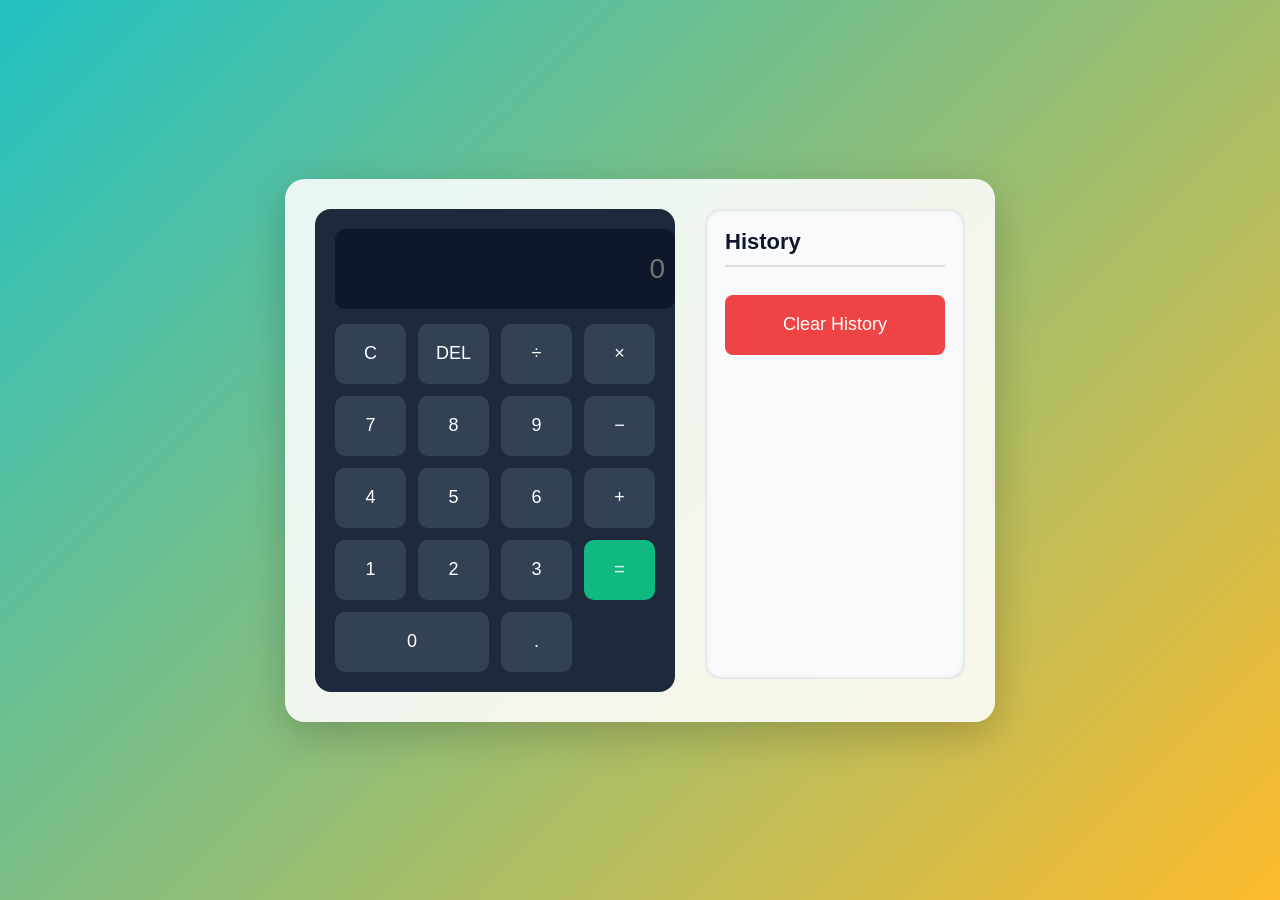
<file: index.html>
<!DOCTYPE html>
<html lang="en">
<head>
  <meta charset="UTF-8" />
  <meta name="viewport" content="width=device-width, initial-scale=1.0"/>
  <title>Modern Calculator with History</title>
  <link rel="stylesheet" href="style.css" />
</head>
<body>
  <div class="container">
    <!-- Calculator Section -->
    <div class="calculator">
      <input type="text" id="display" placeholder="0" disabled />
      <div class="buttons">
        <button onclick="clearDisplay()">C</button>
        <button onclick="deleteLast()">DEL</button>
        <button onclick="appendValue('/')">÷</button>
        <button onclick="appendValue('*')">×</button>

        <button onclick="appendValue('7')">7</button>
        <button onclick="appendValue('8')">8</button>
        <button onclick="appendValue('9')">9</button>
        <button onclick="appendValue('-')">−</button>

        <button onclick="appendValue('4')">4</button>
        <button onclick="appendValue('5')">5</button>
        <button onclick="appendValue('6')">6</button>
        <button onclick="appendValue('+')">+</button>

        <button onclick="appendValue('1')">1</button>
        <button onclick="appendValue('2')">2</button>
        <button onclick="appendValue('3')">3</button>
        <button onclick="calculateResult()" class="equal">=</button>

        <button onclick="appendValue('0')" class="zero">0</button>
        <button onclick="appendValue('.')">.</button>
      </div>
    </div>

    <!-- History Section -->
    <div class="history">
      <h2>History</h2>
      <ul id="historyList"></ul>
      <button onclick="clearHistory()" class="clear-history">Clear History</button>
    </div>
  </div>

  <script src="script.js"></script>
</body>
</html>
</file>
<file: style.css>
body {
  margin: 0;
  padding: 0;
  background: linear-gradient(135deg, #22c1c3, #fdbb2d);
  font-family: 'Segoe UI', sans-serif;
  display: flex;
  justify-content: center;
  align-items: center;
  height: 100vh;
}

.container {
  display: flex;
  gap: 30px;
  background-color: #ffffffdd;
  border-radius: 20px;
  padding: 30px;
  box-shadow: 0 12px 40px rgba(0, 0, 0, 0.2);
}

.calculator {
  background-color: #1e293b;
  padding: 20px;
  border-radius: 16px;
  width: 320px;
}

#display {
  width: 100%;
  height: 60px;
  background-color: #0f172a;
  color: #ffffff;
  font-size: 28px;
  padding: 10px;
  text-align: right;
  border: none;
  border-radius: 10px;
  margin-bottom: 15px;
}

.buttons {
  display: grid;
  grid-template-columns: repeat(4, 1fr);
  gap: 12px;
}

button {
  height: 60px;
  font-size: 18px;
  border: none;
  border-radius: 10px;
  background-color: #334155;
  color: white;
  cursor: pointer;
  transition: background-color 0.3s;
}

button:hover {
  background-color: #475569;
}

.equal {
  background-color: #10b981;
}

.equal:hover {
  background-color: #059669;
}

.zero {
  grid-column: span 2;
}

.history {
  width: 220px;
  background-color: #f8fafc;
  border-radius: 16px;
  padding: 20px;
  max-height: 430px;
  overflow-y: auto;
  box-shadow: inset 0 0 5px #ccc;
}

.history h2 {
  margin-top: 0;
  font-size: 22px;
  color: #0f172a;
  border-bottom: 2px solid #ddd;
  padding-bottom: 10px;
}

#historyList {
  list-style: none;
  padding: 0;
  margin: 10px 0;
  font-size: 14px;
  color: #1e293b;
}

#historyList li {
  padding: 6px 0;
  border-bottom: 1px solid #ddd;
}

.clear-history {
  margin-top: 10px;
  width: 100%;
  padding: 8px;
  border: none;
  border-radius: 8px;
  background-color: #ef4444;
  color: white;
  cursor: pointer;
}

.clear-history:hover {
  background-color: #dc2626;
}
</file>
